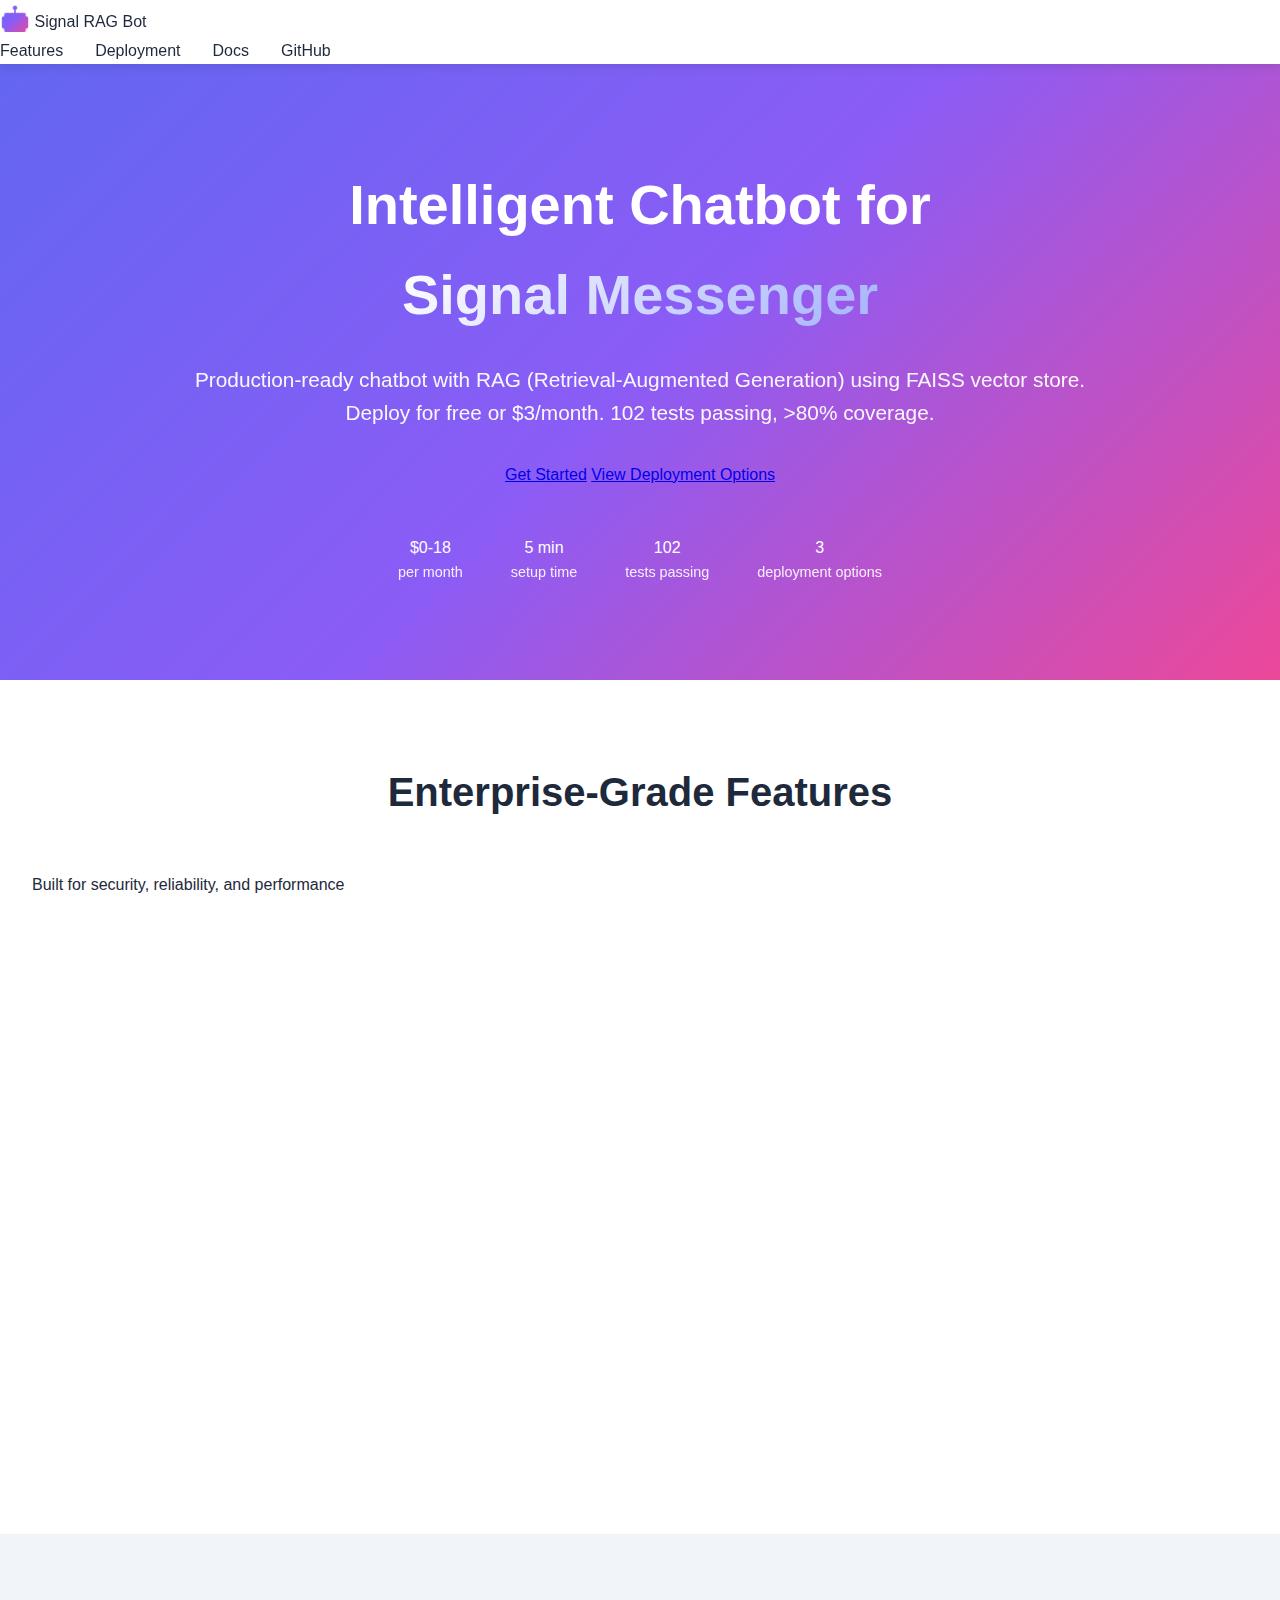
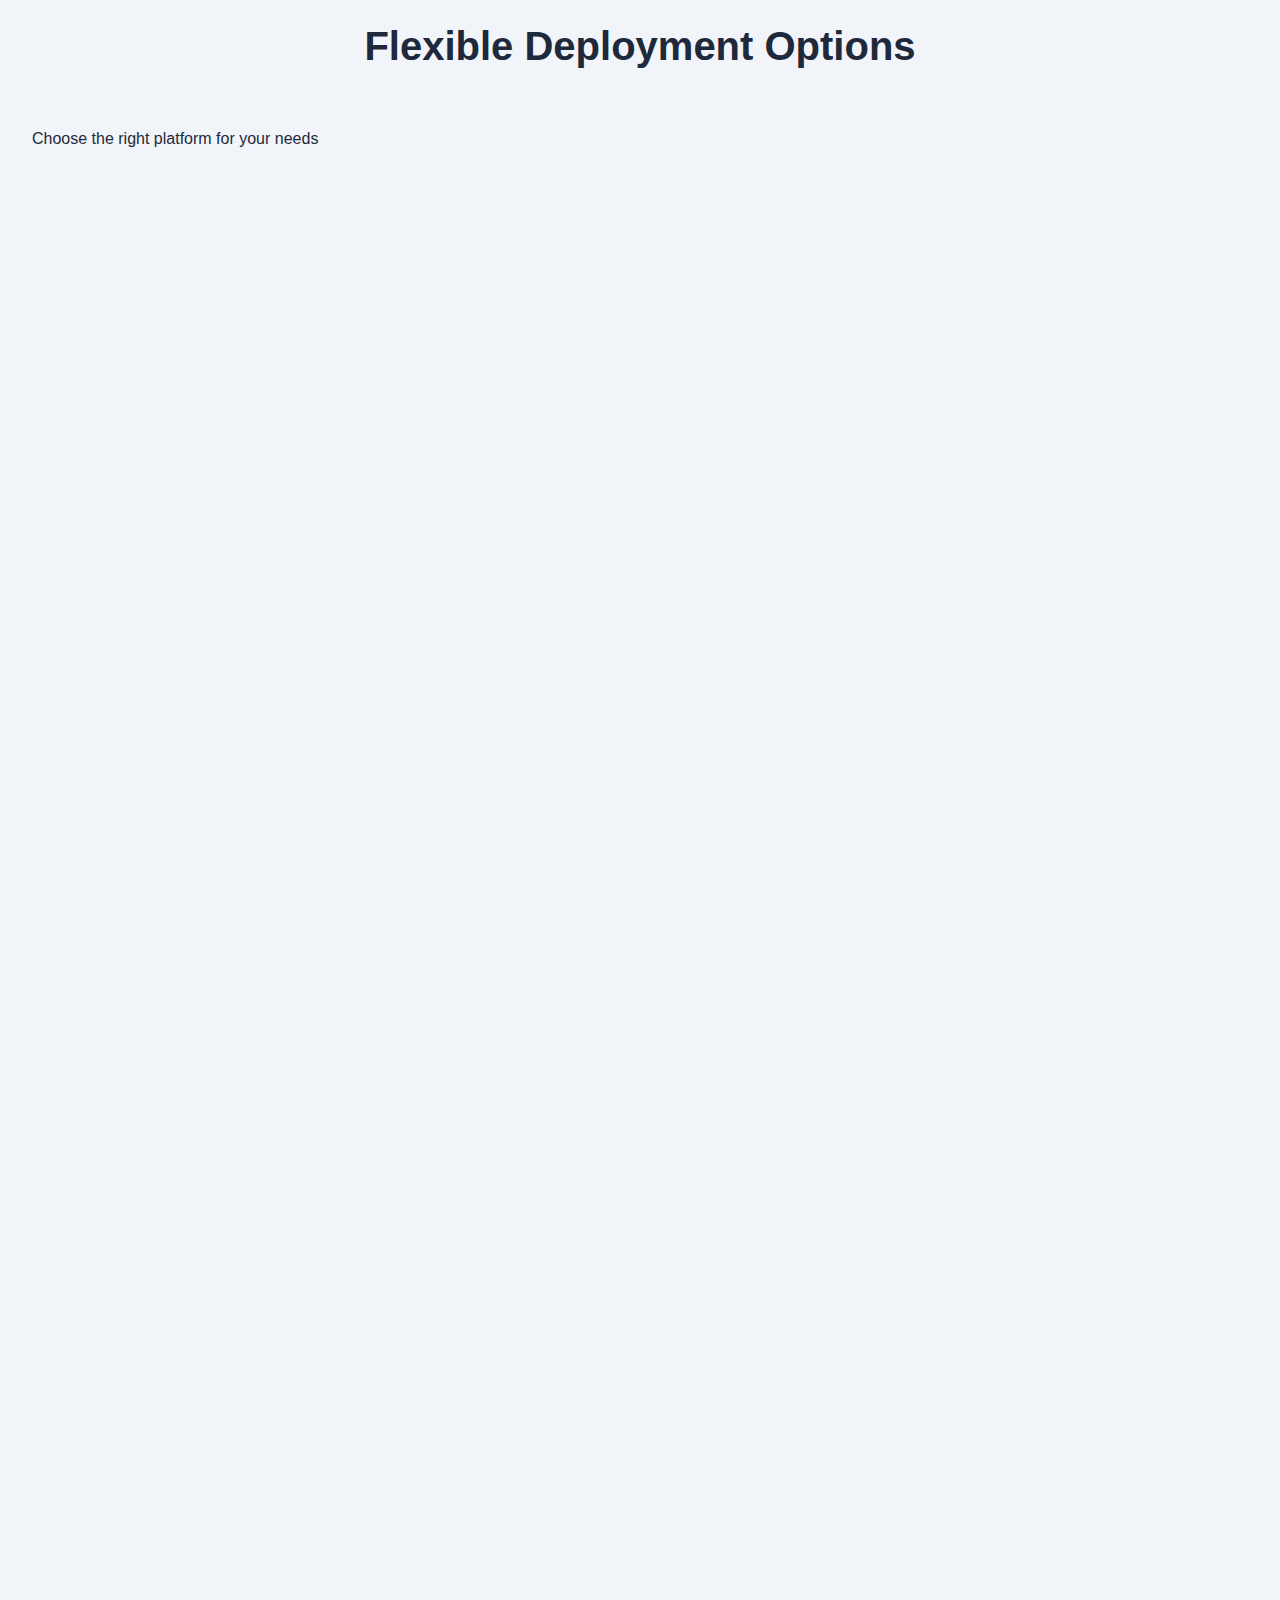
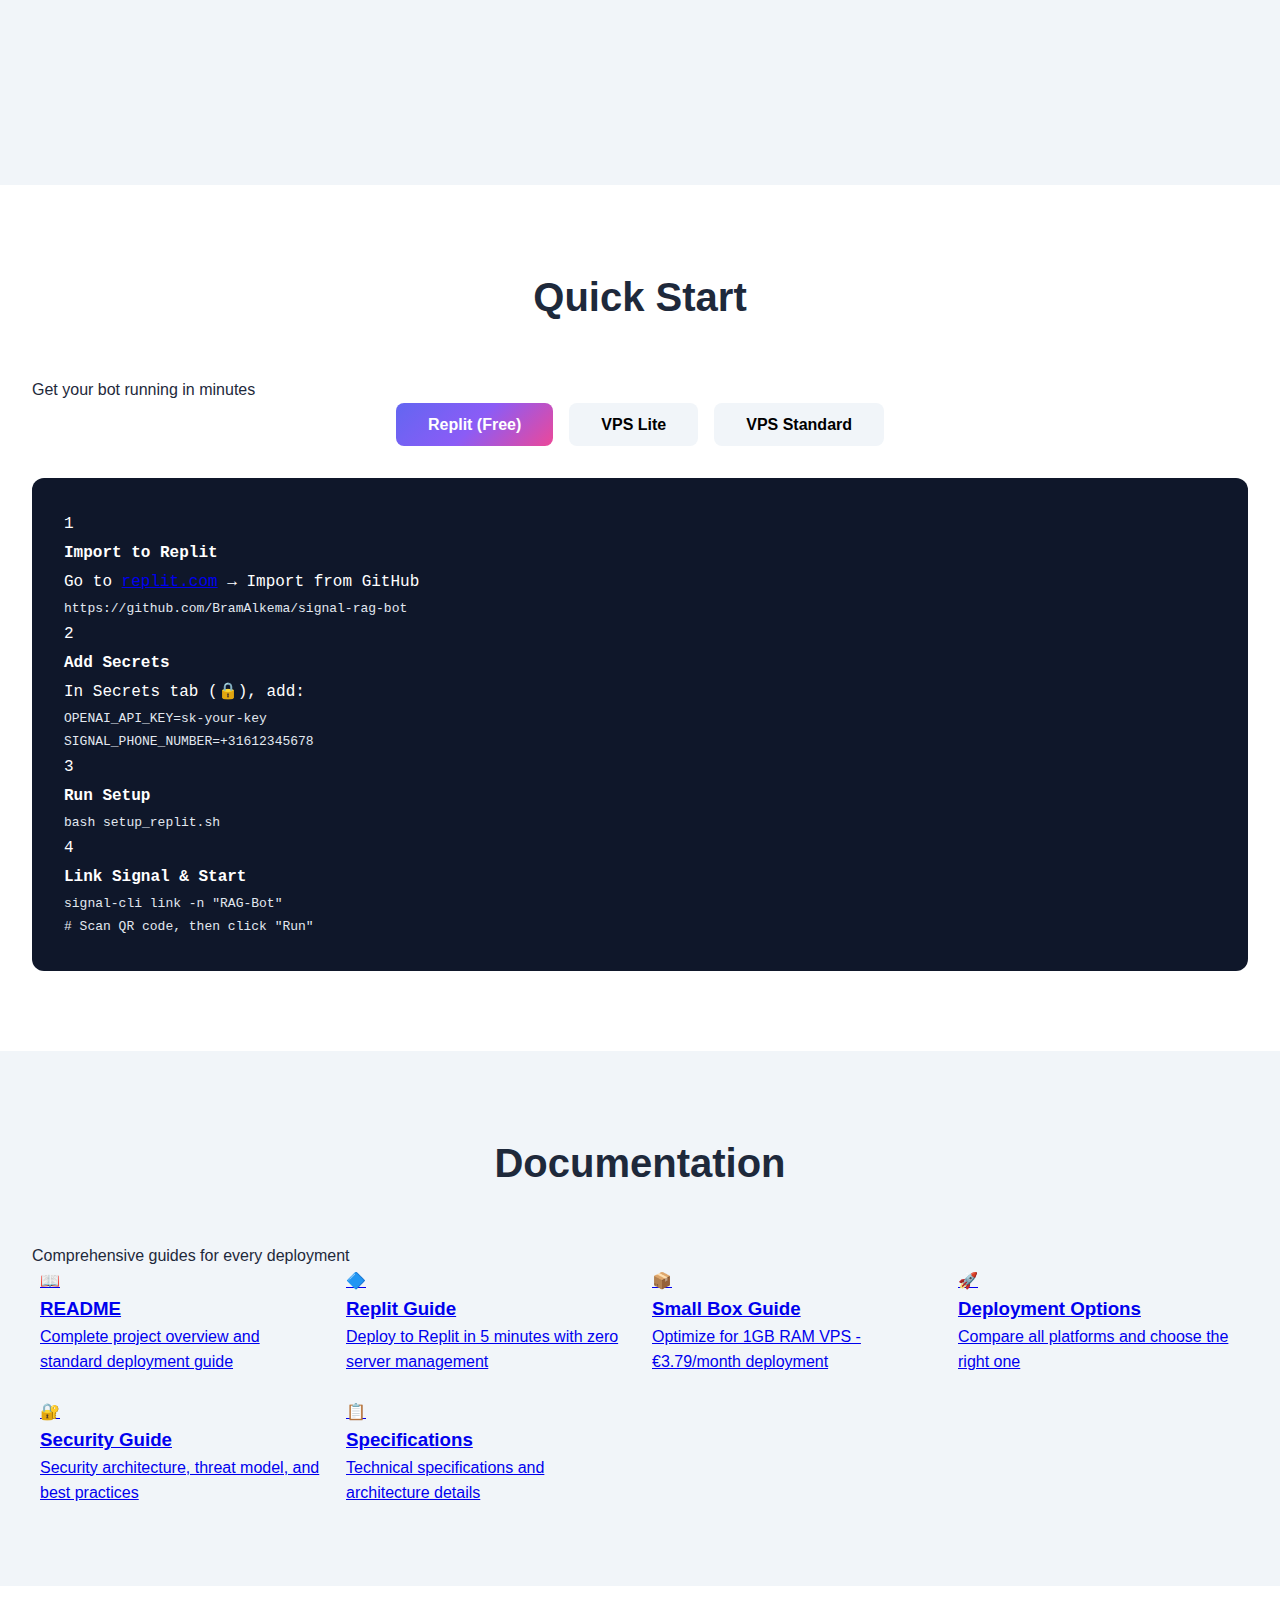
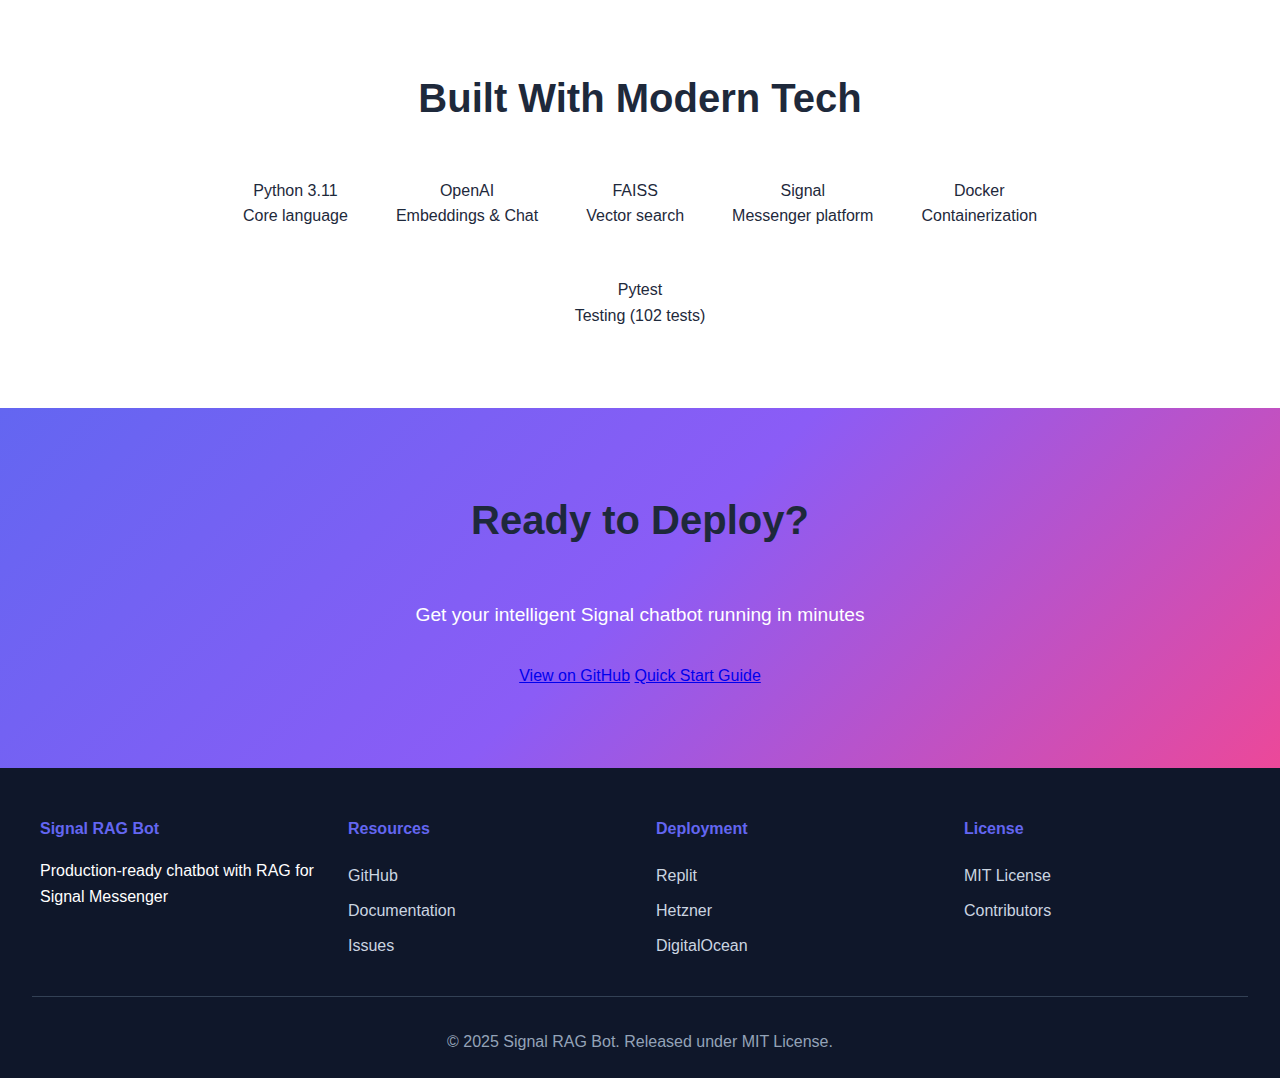
<file: docs_website/index.html>
<!DOCTYPE html>
<html lang="en">
<head>
    <meta charset="UTF-8">
    <meta name="viewport" content="width=device-width, initial-scale=1.0">
    <meta name="description" content="Production-ready Signal chatbot with RAG using FAISS vector store. Deploy for free on Replit or $3/month on VPS.">
    <meta name="keywords" content="Signal bot, RAG, chatbot, FAISS, OpenAI, Docker, Replit">
    <title>Signal RAG Bot - Intelligent Chatbot for Signal Messenger</title>
    <link rel="stylesheet" href="style.css">
    <link rel="preconnect" href="https://fonts.googleapis.com">
    <link rel="preconnect" href="https://fonts.gstatic.com" crossorigin>
    <link href="https://fonts.googleapis.com/css2?family=Inter:wght@300;400;500;600;700&display=swap" rel="stylesheet">
</head>
<body>
    <!-- Navigation -->
    <nav class="navbar">
        <div class="container">
            <div class="nav-brand">
                <span class="logo">🤖</span>
                <span class="brand-name">Signal RAG Bot</span>
            </div>
            <div class="nav-links">
                <a href="#features">Features</a>
                <a href="#deployment">Deployment</a>
                <a href="#docs">Docs</a>
                <a href="https://github.com/BramAlkema/signal-rag-bot" target="_blank" class="btn-outline">GitHub</a>
            </div>
        </div>
    </nav>

    <!-- Hero Section -->
    <section class="hero">
        <div class="container">
            <div class="hero-content">
                <h1 class="hero-title">
                    Intelligent Chatbot for<br>
                    <span class="gradient-text">Signal Messenger</span>
                </h1>
                <p class="hero-subtitle">
                    Production-ready chatbot with RAG (Retrieval-Augmented Generation) using FAISS vector store.
                    Deploy for free or $3/month. 102 tests passing, >80% coverage.
                </p>
                <div class="hero-buttons">
                    <a href="#quick-start" class="btn-primary">Get Started</a>
                    <a href="#deployment" class="btn-secondary">View Deployment Options</a>
                </div>
                <div class="hero-stats">
                    <div class="stat">
                        <div class="stat-value">$0-18</div>
                        <div class="stat-label">per month</div>
                    </div>
                    <div class="stat">
                        <div class="stat-value">5 min</div>
                        <div class="stat-label">setup time</div>
                    </div>
                    <div class="stat">
                        <div class="stat-value">102</div>
                        <div class="stat-label">tests passing</div>
                    </div>
                    <div class="stat">
                        <div class="stat-value">3</div>
                        <div class="stat-label">deployment options</div>
                    </div>
                </div>
            </div>
        </div>
    </section>

    <!-- Features Section -->
    <section id="features" class="features">
        <div class="container">
            <h2 class="section-title">Enterprise-Grade Features</h2>
            <p class="section-subtitle">Built for security, reliability, and performance</p>
            
            <div class="features-grid">
                <div class="feature-card">
                    <div class="feature-icon">🔒</div>
                    <h3>Secure by Design</h3>
                    <p>Passphrase activation, rate limiting, input validation, and threat detection built-in.</p>
                </div>
                
                <div class="feature-card">
                    <div class="feature-icon">🤖</div>
                    <h3>Intelligent RAG</h3>
                    <p>FAISS vector search with OpenAI embeddings for accurate, context-aware responses.</p>
                </div>
                
                <div class="feature-card">
                    <div class="feature-icon">📱</div>
                    <h3>Signal Integration</h3>
                    <p>Linked device mode - no separate phone number needed. Works with your existing Signal account.</p>
                </div>
                
                <div class="feature-card">
                    <div class="feature-icon">🐳</div>
                    <h3>Production Ready</h3>
                    <p>Docker deployment with health checks, monitoring, and comprehensive test coverage (>80%).</p>
                </div>
                
                <div class="feature-card">
                    <div class="feature-icon">📊</div>
                    <h3>Observable</h3>
                    <p>Structured logging, Prometheus metrics, audit trails, and anomaly detection.</p>
                </div>
                
                <div class="feature-card">
                    <div class="feature-icon">⚡</div>
                    <h3>Optimized</h3>
                    <p>Multiple configurations: from 280MB RAM (lite) to 2GB (standard). Auto-optimizes for platform.</p>
                </div>
            </div>
        </div>
    </section>

    <!-- Deployment Options -->
    <section id="deployment" class="deployment">
        <div class="container">
            <h2 class="section-title">Flexible Deployment Options</h2>
            <p class="section-subtitle">Choose the right platform for your needs</p>
            
            <div class="deployment-grid">
                <div class="deployment-card">
                    <div class="deployment-badge free">FREE</div>
                    <h3>Replit Free Tier</h3>
                    <div class="deployment-price">$0<span>/month</span></div>
                    <ul class="deployment-features">
                        <li>✅ 5-minute setup</li>
                        <li>✅ No server management</li>
                        <li>✅ Built-in code editor</li>
                        <li>✅ Auto-optimization</li>
                        <li>⚠️ Sleeps when inactive*</li>
                    </ul>
                    <p class="deployment-note">*Use UptimeRobot to keep awake (free)</p>
                    <a href="https://replit.com" class="btn-deployment">Deploy to Replit</a>
                    <div class="deployment-stats">
                        <span>5-10 users</span>
                        <span>•</span>
                        <span>5-10s response</span>
                    </div>
                </div>
                
                <div class="deployment-card featured">
                    <div class="deployment-badge popular">POPULAR</div>
                    <h3>VPS Lite</h3>
                    <div class="deployment-price">$3-6<span>/month</span></div>
                    <ul class="deployment-features">
                        <li>✅ Dedicated resources</li>
                        <li>✅ Always-on (24/7)</li>
                        <li>✅ Docker deployment</li>
                        <li>✅ Full control</li>
                        <li>✅ Fast responses</li>
                    </ul>
                    <p class="deployment-note">Hetzner CX11: €3.79/mo</p>
                    <a href="#quick-start" class="btn-deployment">Get Started</a>
                    <div class="deployment-stats">
                        <span>20 users</span>
                        <span>•</span>
                        <span>4-6s response</span>
                    </div>
                </div>
                
                <div class="deployment-card">
                    <div class="deployment-badge pro">PRO</div>
                    <h3>VPS Standard</h3>
                    <div class="deployment-price">$12-18<span>/month</span></div>
                    <ul class="deployment-features">
                        <li>✅ Best performance</li>
                        <li>✅ High concurrency</li>
                        <li>✅ Production-ready</li>
                        <li>✅ Full monitoring</li>
                        <li>✅ Scalable</li>
                    </ul>
                    <p class="deployment-note">Hetzner CX21: €6.90/mo</p>
                    <a href="#quick-start" class="btn-deployment">Get Started</a>
                    <div class="deployment-stats">
                        <span>100 users</span>
                        <span>•</span>
                        <span>2-4s response</span>
                    </div>
                </div>
            </div>
        </div>
    </section>

    <!-- Quick Start -->
    <section id="quick-start" class="quick-start">
        <div class="container">
            <h2 class="section-title">Quick Start</h2>
            <p class="section-subtitle">Get your bot running in minutes</p>
            
            <div class="tabs">
                <button class="tab-button active" onclick="showTab('replit')">Replit (Free)</button>
                <button class="tab-button" onclick="showTab('vps-lite')">VPS Lite</button>
                <button class="tab-button" onclick="showTab('vps-standard')">VPS Standard</button>
            </div>
            
            <div id="replit" class="tab-content active">
                <div class="steps">
                    <div class="step">
                        <div class="step-number">1</div>
                        <div class="step-content">
                            <h4>Import to Replit</h4>
                            <p>Go to <a href="https://replit.com">replit.com</a> → Import from GitHub</p>
                            <pre><code>https://github.com/BramAlkema/signal-rag-bot</code></pre>
                        </div>
                    </div>
                    
                    <div class="step">
                        <div class="step-number">2</div>
                        <div class="step-content">
                            <h4>Add Secrets</h4>
                            <p>In Secrets tab (🔒), add:</p>
                            <pre><code>OPENAI_API_KEY=sk-your-key
SIGNAL_PHONE_NUMBER=+31612345678</code></pre>
                        </div>
                    </div>
                    
                    <div class="step">
                        <div class="step-number">3</div>
                        <div class="step-content">
                            <h4>Run Setup</h4>
                            <pre><code>bash setup_replit.sh</code></pre>
                        </div>
                    </div>
                    
                    <div class="step">
                        <div class="step-number">4</div>
                        <div class="step-content">
                            <h4>Link Signal & Start</h4>
                            <pre><code>signal-cli link -n "RAG-Bot"
# Scan QR code, then click "Run"</code></pre>
                        </div>
                    </div>
                </div>
            </div>
            
            <div id="vps-lite" class="tab-content">
                <div class="steps">
                    <div class="step">
                        <div class="step-number">1</div>
                        <div class="step-content">
                            <h4>Clone Repository</h4>
                            <pre><code>git clone https://github.com/BramAlkema/signal-rag-bot
cd signal-rag-bot</code></pre>
                        </div>
                    </div>
                    
                    <div class="step">
                        <div class="step-number">2</div>
                        <div class="step-content">
                            <h4>Configure</h4>
                            <pre><code>cp .env.lite .env
nano .env  # Add your credentials</code></pre>
                        </div>
                    </div>
                    
                    <div class="step">
                        <div class="step-number">3</div>
                        <div class="step-content">
                            <h4>Deploy</h4>
                            <pre><code>docker-compose -f docker-compose.lite.yml up -d</code></pre>
                        </div>
                    </div>
                </div>
            </div>
            
            <div id="vps-standard" class="tab-content">
                <div class="steps">
                    <div class="step">
                        <div class="step-number">1</div>
                        <div class="step-content">
                            <h4>Clone Repository</h4>
                            <pre><code>git clone https://github.com/BramAlkema/signal-rag-bot
cd signal-rag-bot</code></pre>
                        </div>
                    </div>
                    
                    <div class="step">
                        <div class="step-number">2</div>
                        <div class="step-content">
                            <h4>Configure</h4>
                            <pre><code>cp .env.example .env
nano .env  # Add your credentials</code></pre>
                        </div>
                    </div>
                    
                    <div class="step">
                        <div class="step-number">3</div>
                        <div class="step-content">
                            <h4>Deploy</h4>
                            <pre><code>docker-compose up -d</code></pre>
                        </div>
                    </div>
                </div>
            </div>
        </div>
    </section>

    <!-- Documentation -->
    <section id="docs" class="documentation">
        <div class="container">
            <h2 class="section-title">Documentation</h2>
            <p class="section-subtitle">Comprehensive guides for every deployment</p>
            
            <div class="docs-grid">
                <a href="https://github.com/BramAlkema/signal-rag-bot#readme" class="doc-card">
                    <div class="doc-icon">📖</div>
                    <h3>README</h3>
                    <p>Complete project overview and standard deployment guide</p>
                </a>
                
                <a href="https://github.com/BramAlkema/signal-rag-bot/blob/main/README_REPLIT.md" class="doc-card">
                    <div class="doc-icon">🔷</div>
                    <h3>Replit Guide</h3>
                    <p>Deploy to Replit in 5 minutes with zero server management</p>
                </a>
                
                <a href="https://github.com/BramAlkema/signal-rag-bot/blob/main/README_SMALL_BOXES.md" class="doc-card">
                    <div class="doc-icon">📦</div>
                    <h3>Small Box Guide</h3>
                    <p>Optimize for 1GB RAM VPS - €3.79/month deployment</p>
                </a>
                
                <a href="https://github.com/BramAlkema/signal-rag-bot/blob/main/DEPLOYMENT_OPTIONS.md" class="doc-card">
                    <div class="doc-icon">🚀</div>
                    <h3>Deployment Options</h3>
                    <p>Compare all platforms and choose the right one</p>
                </a>
                
                <a href="https://github.com/BramAlkema/signal-rag-bot/blob/main/SECURITY.md" class="doc-card">
                    <div class="doc-icon">🔐</div>
                    <h3>Security Guide</h3>
                    <p>Security architecture, threat model, and best practices</p>
                </a>
                
                <a href="https://github.com/BramAlkema/signal-rag-bot/blob/main/SPECIFICATIONS.md" class="doc-card">
                    <div class="doc-icon">📋</div>
                    <h3>Specifications</h3>
                    <p>Technical specifications and architecture details</p>
                </a>
            </div>
        </div>
    </section>

    <!-- Tech Stack -->
    <section class="tech-stack">
        <div class="container">
            <h2 class="section-title">Built With Modern Tech</h2>
            
            <div class="tech-grid">
                <div class="tech-item">
                    <div class="tech-name">Python 3.11</div>
                    <div class="tech-desc">Core language</div>
                </div>
                <div class="tech-item">
                    <div class="tech-name">OpenAI</div>
                    <div class="tech-desc">Embeddings & Chat</div>
                </div>
                <div class="tech-item">
                    <div class="tech-name">FAISS</div>
                    <div class="tech-desc">Vector search</div>
                </div>
                <div class="tech-item">
                    <div class="tech-name">Signal</div>
                    <div class="tech-desc">Messenger platform</div>
                </div>
                <div class="tech-item">
                    <div class="tech-name">Docker</div>
                    <div class="tech-desc">Containerization</div>
                </div>
                <div class="tech-item">
                    <div class="tech-name">Pytest</div>
                    <div class="tech-desc">Testing (102 tests)</div>
                </div>
            </div>
        </div>
    </section>

    <!-- CTA Section -->
    <section class="cta">
        <div class="container">
            <h2>Ready to Deploy?</h2>
            <p>Get your intelligent Signal chatbot running in minutes</p>
            <div class="cta-buttons">
                <a href="https://github.com/BramAlkema/signal-rag-bot" class="btn-primary">View on GitHub</a>
                <a href="#quick-start" class="btn-secondary">Quick Start Guide</a>
            </div>
        </div>
    </section>

    <!-- Footer -->
    <footer class="footer">
        <div class="container">
            <div class="footer-content">
                <div class="footer-section">
                    <h4>Signal RAG Bot</h4>
                    <p>Production-ready chatbot with RAG for Signal Messenger</p>
                </div>
                
                <div class="footer-section">
                    <h4>Resources</h4>
                    <a href="https://github.com/BramAlkema/signal-rag-bot">GitHub</a>
                    <a href="https://github.com/BramAlkema/signal-rag-bot#readme">Documentation</a>
                    <a href="https://github.com/BramAlkema/signal-rag-bot/issues">Issues</a>
                </div>
                
                <div class="footer-section">
                    <h4>Deployment</h4>
                    <a href="https://replit.com">Replit</a>
                    <a href="https://www.hetzner.com/cloud">Hetzner</a>
                    <a href="https://www.digitalocean.com">DigitalOcean</a>
                </div>
                
                <div class="footer-section">
                    <h4>License</h4>
                    <a href="https://github.com/BramAlkema/signal-rag-bot/blob/main/LICENSE">MIT License</a>
                    <a href="https://github.com/BramAlkema/signal-rag-bot/graphs/contributors">Contributors</a>
                </div>
            </div>
            
            <div class="footer-bottom">
                <p>&copy; 2025 Signal RAG Bot. Released under MIT License.</p>
            </div>
        </div>
    </footer>

    <script src="script.js"></script>
</body>
</html>
</file>
<file: docs_website/style.css>
/* Modern CSS for Signal RAG Bot Website */

:root {
    --primary: #6366f1;
    --primary-dark: #4f46e5;
    --secondary: #8b5cf6;
    --accent: #ec4899;
    --dark: #1e293b;
    --darker: #0f172a;
    --light: #f1f5f9;
    --border: #e2e8f0;
    --success: #10b981;
    --warning: #f59e0b;
    --gradient: linear-gradient(135deg, var(--primary) 0%, var(--secondary) 50%, var(--accent) 100%);
}

* {
    margin: 0;
    padding: 0;
    box-sizing: border-box;
}

body {
    font-family: -apple-system, BlinkMacSystemFont, 'Segoe UI', Roboto, Oxygen, Ubuntu, Cantarell, sans-serif;
    line-height: 1.6;
    color: var(--dark);
    background: var(--light);
}

/* Navigation */
.navbar {
    background: white;
    box-shadow: 0 2px 10px rgba(0,0,0,0.1);
    position: sticky;
    top: 0;
    z-index: 1000;
}

.nav-container {
    max-width: 1200px;
    margin: 0 auto;
    padding: 1rem 2rem;
    display: flex;
    justify-content: space-between;
    align-items: center;
}

.logo {
    font-size: 1.5rem;
    font-weight: 700;
    background: var(--gradient);
    -webkit-background-clip: text;
    -webkit-text-fill-color: transparent;
    background-clip: text;
}

.nav-links {
    display: flex;
    gap: 2rem;
    list-style: none;
}

.nav-links a {
    text-decoration: none;
    color: var(--dark);
    font-weight: 500;
    transition: color 0.3s;
}

.nav-links a:hover {
    color: var(--primary);
}

/* Hero Section */
.hero {
    background: var(--gradient);
    color: white;
    padding: 6rem 2rem;
    text-align: center;
}

.hero-content {
    max-width: 900px;
    margin: 0 auto;
}

.hero h1 {
    font-size: 3.5rem;
    margin-bottom: 1.5rem;
    font-weight: 800;
}

.gradient-text {
    background: linear-gradient(135deg, #fff 0%, #a5b4fc 100%);
    -webkit-background-clip: text;
    -webkit-text-fill-color: transparent;
    background-clip: text;
}

.hero p {
    font-size: 1.3rem;
    margin-bottom: 2rem;
    opacity: 0.95;
}

.hero-stats {
    display: flex;
    justify-content: center;
    gap: 3rem;
    margin-top: 3rem;
    flex-wrap: wrap;
}

.stat {
    text-align: center;
}

.stat-number {
    font-size: 2rem;
    font-weight: 700;
    display: block;
}

.stat-label {
    font-size: 0.9rem;
    opacity: 0.9;
}

.cta-button {
    display: inline-block;
    background: white;
    color: var(--primary);
    padding: 1rem 2.5rem;
    border-radius: 50px;
    text-decoration: none;
    font-weight: 600;
    transition: transform 0.3s, box-shadow 0.3s;
    margin-top: 1rem;
}

.cta-button:hover {
    transform: translateY(-2px);
    box-shadow: 0 10px 30px rgba(0,0,0,0.2);
}

/* Features Section */
.features {
    padding: 5rem 2rem;
    background: white;
}

.features h2, .deployment h2, .quick-start h2, .documentation h2, .tech-stack h2, .cta h2 {
    text-align: center;
    font-size: 2.5rem;
    margin-bottom: 3rem;
    color: var(--dark);
}

.features-grid {
    max-width: 1200px;
    margin: 0 auto;
    display: grid;
    grid-template-columns: repeat(auto-fit, minmax(300px, 1fr));
    gap: 2rem;
}

.feature-card {
    padding: 2rem;
    border-radius: 12px;
    background: var(--light);
    transition: transform 0.3s, box-shadow 0.3s;
}

.feature-card:hover {
    transform: translateY(-5px);
    box-shadow: 0 10px 30px rgba(99,102,241,0.1);
}

.feature-icon {
    font-size: 2.5rem;
    margin-bottom: 1rem;
}

.feature-card h3 {
    font-size: 1.3rem;
    margin-bottom: 0.5rem;
    color: var(--dark);
}

.feature-card p {
    color: #64748b;
}

/* Deployment Section */
.deployment {
    padding: 5rem 2rem;
    background: var(--light);
}

.deployment-cards {
    max-width: 1200px;
    margin: 0 auto;
    display: grid;
    grid-template-columns: repeat(auto-fit, minmax(300px, 1fr));
    gap: 2rem;
}

.deployment-card {
    background: white;
    padding: 2.5rem;
    border-radius: 16px;
    box-shadow: 0 4px 20px rgba(0,0,0,0.08);
    transition: transform 0.3s, box-shadow 0.3s;
}

.deployment-card:hover {
    transform: translateY(-8px);
    box-shadow: 0 12px 40px rgba(99,102,241,0.15);
}

.deployment-card h3 {
    font-size: 1.8rem;
    margin-bottom: 0.5rem;
}

.price {
    font-size: 2.5rem;
    font-weight: 700;
    color: var(--primary);
    margin: 1rem 0;
}

.price-period {
    font-size: 1rem;
    color: #64748b;
}

.deployment-card ul {
    list-style: none;
    margin: 1.5rem 0;
}

.deployment-card li {
    padding: 0.5rem 0;
    color: #64748b;
}

.deployment-card li::before {
    content: "✓ ";
    color: var(--success);
    font-weight: 700;
    margin-right: 0.5rem;
}

.deploy-button {
    display: block;
    width: 100%;
    padding: 1rem;
    background: var(--gradient);
    color: white;
    text-align: center;
    text-decoration: none;
    border-radius: 8px;
    font-weight: 600;
    transition: opacity 0.3s;
    margin-top: 1rem;
}

.deploy-button:hover {
    opacity: 0.9;
}

/* Quick Start Section */
.quick-start {
    padding: 5rem 2rem;
    background: white;
}

.quick-start-container {
    max-width: 900px;
    margin: 0 auto;
}

.tabs {
    display: flex;
    justify-content: center;
    gap: 1rem;
    margin-bottom: 2rem;
    flex-wrap: wrap;
}

.tab-button {
    padding: 0.8rem 2rem;
    background: var(--light);
    border: none;
    border-radius: 8px;
    font-size: 1rem;
    font-weight: 600;
    cursor: pointer;
    transition: all 0.3s;
}

.tab-button.active {
    background: var(--gradient);
    color: white;
}

.tab-content {
    display: none;
    background: var(--darker);
    color: white;
    padding: 2rem;
    border-radius: 12px;
    font-family: 'Courier New', monospace;
    line-height: 1.8;
    overflow-x: auto;
}

.tab-content.active {
    display: block;
}

.tab-content pre {
    color: #e2e8f0;
}

/* Documentation Section */
.documentation {
    padding: 5rem 2rem;
    background: var(--light);
}

.docs-grid {
    max-width: 1200px;
    margin: 0 auto;
    display: grid;
    grid-template-columns: repeat(auto-fit, minmax(280px, 1fr));
    gap: 1.5rem;
}

.doc-link {
    background: white;
    padding: 1.5rem;
    border-radius: 12px;
    text-decoration: none;
    color: var(--dark);
    transition: transform 0.3s, box-shadow 0.3s;
    display: block;
}

.doc-link:hover {
    transform: translateY(-3px);
    box-shadow: 0 8px 25px rgba(99,102,241,0.1);
}

.doc-link h3 {
    font-size: 1.2rem;
    margin-bottom: 0.5rem;
    color: var(--primary);
}

.doc-link p {
    font-size: 0.9rem;
    color: #64748b;
}

/* Tech Stack Section */
.tech-stack {
    padding: 5rem 2rem;
    background: white;
}

.tech-grid {
    max-width: 800px;
    margin: 0 auto;
    display: flex;
    justify-content: center;
    gap: 3rem;
    flex-wrap: wrap;
}

.tech-item {
    text-align: center;
}

.tech-icon {
    font-size: 3rem;
    margin-bottom: 0.5rem;
}

.tech-item p {
    font-weight: 600;
    color: var(--dark);
}

/* CTA Section */
.cta {
    padding: 5rem 2rem;
    background: var(--gradient);
    color: white;
    text-align: center;
}

.cta p {
    font-size: 1.2rem;
    margin-bottom: 2rem;
    max-width: 600px;
    margin-left: auto;
    margin-right: auto;
}

.cta-secondary {
    display: inline-block;
    background: white;
    color: var(--primary);
    padding: 1rem 2.5rem;
    border-radius: 50px;
    text-decoration: none;
    font-weight: 600;
    transition: transform 0.3s;
}

.cta-secondary:hover {
    transform: scale(1.05);
}

/* Footer */
.footer {
    background: var(--darker);
    color: white;
    padding: 3rem 2rem 1.5rem;
}

.footer-content {
    max-width: 1200px;
    margin: 0 auto;
    display: grid;
    grid-template-columns: repeat(auto-fit, minmax(250px, 1fr));
    gap: 2rem;
    margin-bottom: 2rem;
}

.footer-section h4 {
    margin-bottom: 1rem;
    color: var(--primary);
}

.footer-section ul {
    list-style: none;
}

.footer-section a {
    color: #cbd5e1;
    text-decoration: none;
    display: block;
    padding: 0.3rem 0;
    transition: color 0.3s;
}

.footer-section a:hover {
    color: white;
}

.footer-bottom {
    text-align: center;
    padding-top: 2rem;
    border-top: 1px solid #334155;
    color: #94a3b8;
}

/* Responsive */
@media (max-width: 768px) {
    .hero h1 {
        font-size: 2.5rem;
    }

    .hero p {
        font-size: 1.1rem;
    }

    .hero-stats {
        gap: 1.5rem;
    }

    .nav-links {
        gap: 1rem;
    }

    .features h2, .deployment h2, .quick-start h2, .documentation h2 {
        font-size: 2rem;
    }
}
</file>
